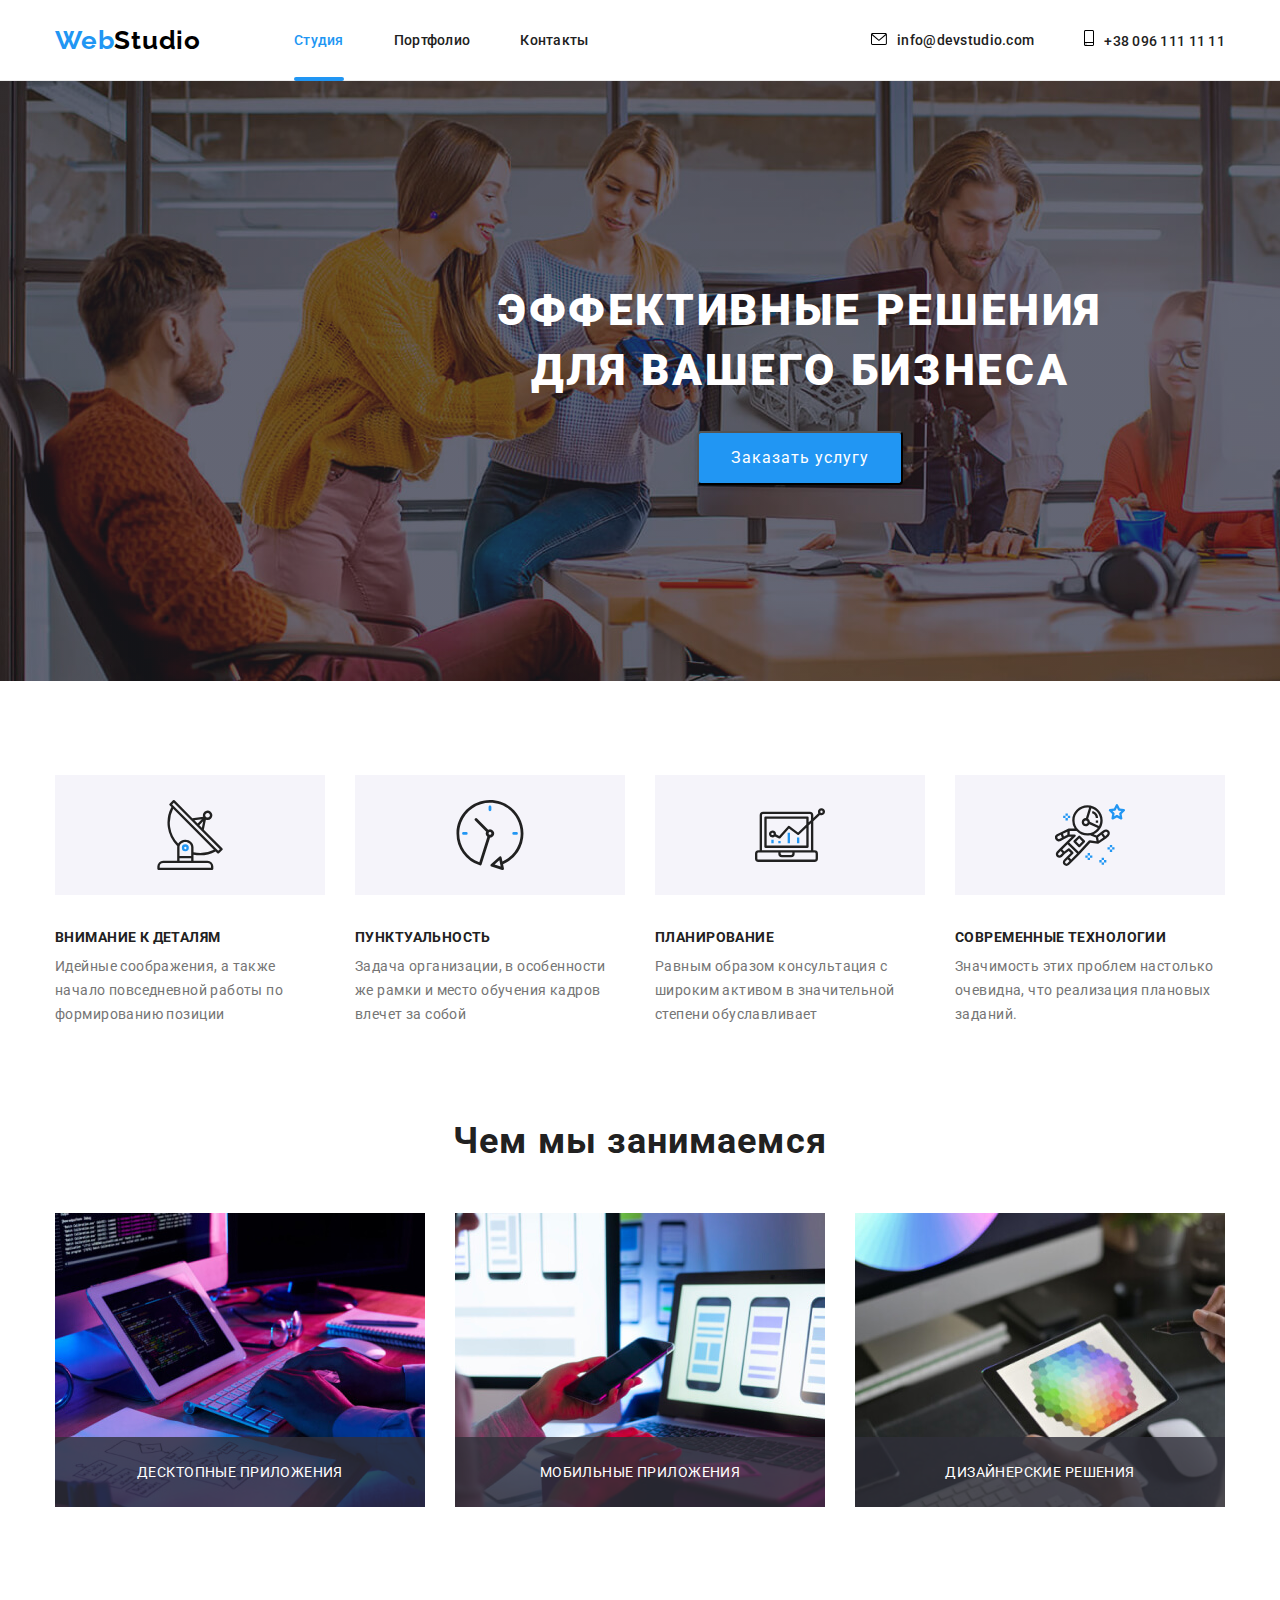
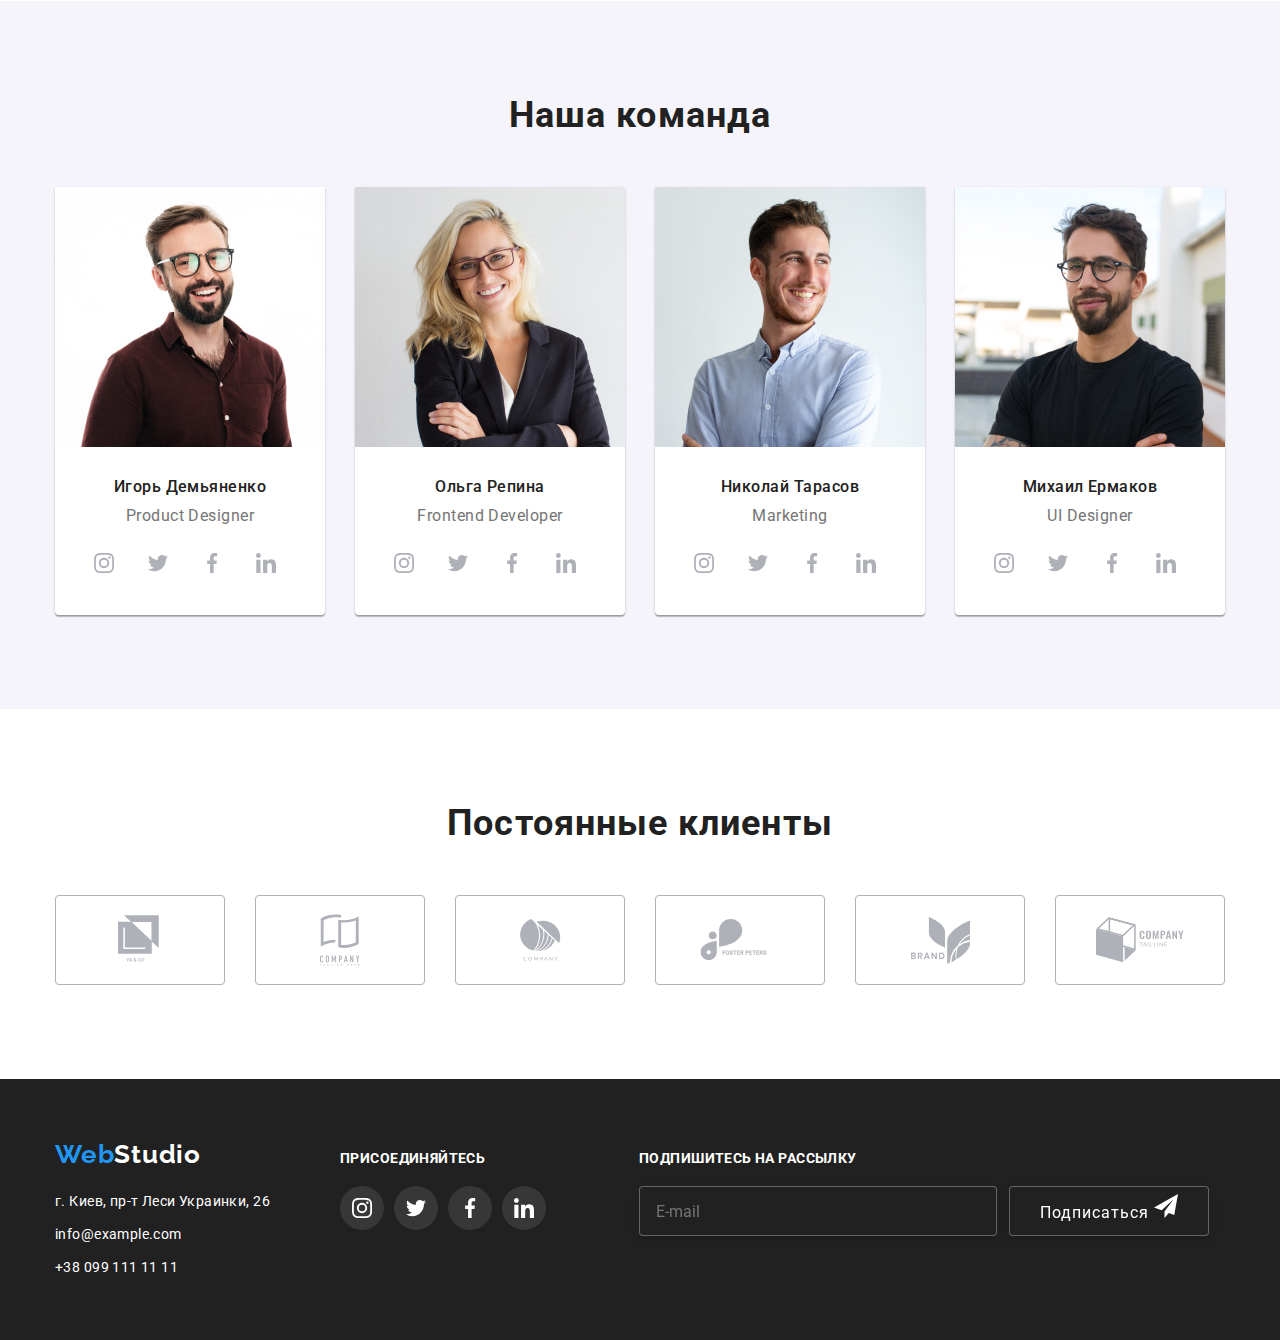
<file: index.html>
<!DOCTYPE html>
<html lang="ru">
  <head>
    <meta charset="UTF-8" />
    <meta name="viewport" content="width=device-width, initial-scale=1.0" />
    <title>Вебстудия</title>
    <link
      rel="stylesheet"
      href="https://cdnjs.cloudflare.com/ajax/libs/modern-normalize/1.0.0/modern-normalize.css"
    />

    <link
      href="https://fonts.googleapis.com/css2?family=Raleway:wght@700&family=Roboto:wght@400;500;700;900&display=swap"
      rel="stylesheet"
    />
    <link rel="stylesheet" href="./css/main.min.css" />
  </head>
  <body>
    <!--HEADER-->
    <header class="header">
      <div class="container">
        <nav class="navigation">
          <a class="logo link" href="./index.html" aria-label="логотип вебстудии">Web<span class="logo-right-side">Studio</span>
           </a>
          <ul class="navigation-list list">
            <li class="navigation-list-item">
              <a class="navigation-list-link link current" href="./index.html">Студия
              </a>
            </li>
            <li class="navigation-list-item">
              <a class="navigation-list-link link" href="./portfolio.html"
                >Портфолио</a
              >
            </li>
            <li class="navigation-list-item">
              <a class="navigation-list-link link" href="">Контакты</a>
            </li>
          </ul>
        </nav>
        <address class="address">
          <ul class="address-list link list">
            <li class="adress-list-item">
            <a class="email-link link" href="mailto:info@devstudio.com">
             <svg class="email-link-svg" width="16" height="12" > 
               <use href="./images/sprite.svg#icon-envelope-hover"></use>
              
             </svg>info@devstudio.com
           
            </a>
            </li>
            <li class="adress-list-item">
              <a class="tel-link link" href="tel:+380961111111">
                <svg class="tel-link-svg" width="10" height="16">
                  <use href="./images/sprite.svg#icon-smartphone"></use>
                </svg>+38 096 111 11 11
              </a>
            </li>
          </ul>
        </address>
      </div>
    </header>
    <main>
      <!--HERO-->
      <section class="hero">
        <div class="container">
          <h1 class="hero-title">
            Эффективные решения </br>
            для вашего бизнеса
          </h1>
          <button class="modal-btn" type="button" data-modal-open>Заказать услугу</button>
        </div>
      </section>
      <!--ABOUT US-->
      <section class="about-us">
        <div class="container">
          <ul class="about-us-list list">
          <li class="about-us-list-item">
            <svg class="about-us-item-svg" width="270" height="120">
              <use href="./images/sprite.svg#icon-antenna"></use>
            </svg>
            <p class="about-us-discription">Внимание к деталям</p>
            <p class="about-us-details">
              Идейные соображения, а также начало повседневной работы по
              формированию позиции
            </p>
          </li>
          <li class="about-us-list-item">
            <svg class="about-us-item-svg" width="270" height="120">
              <use href="./images/sprite.svg#icon-clock"></use>
            </svg>
            <p class="about-us-discription">Пунктуальность</p>
            <p class="about-us-details">
              Задача организации, в особенности же рамки и место обучения кадров
              влечет за собой
            </p>
          </li>
          <li class="about-us-list-item">
            <svg class="about-us-item-svg" width="270" height="120">
              <use href="./images/sprite.svg#icon-diagram"></use>
            </svg>
            <p class="about-us-discription">Планирование</p>
            <p class="about-us-details">
              Равным образом консультация с широким активом в значительной
              степени обуславливает
            </p>
          </li>
          <li class="about-us-list-item">
            <svg class="about-us-item-svg" width="270" height="120">
              <use href="./images/sprite.svg#icon-astronaut"></use>
            </svg>
            <p class="about-us-discription">Современные технологии</p>
            <p class="about-us-details">
              Значимость этих проблем настолько очевидна, что реализация
              плановых заданий.
            </p>
          </li>
        </ul>
        </div>
      </section>
      <!-- Services -->
      <section class="services">
       <div class="container">
        <h2 class="about-us-actions">Чем мы занимаемся</h2>
          
        <ul class="services-list link list">
            <li>
              <div class="thumb">
              <img src="./images/aboutus/img.jpg" alt="руки на клавиатуре" />
              <p class="label">Десктопные приложения</p>
              </div>
            </li>
            
            <li>
              <div class="thumb">
              <img src="./images/aboutus/img-1.jpg" alt="телефон в руке" />
            <p class="label">Мобильные приложения</p>
            </div>
            </li>
            <li>
              <div class="thumb">
              <img src="./images/aboutus/img-2.jpg" alt="планшет" />
             <p class="label">Дизайнерские решения</p>
            </div>
            </li>
           </ul>
         
      </div>
       
      </section>
      <!--TEAM-->
      <section class="team">
        <div class="container"> 
          <h2 class="our-team">Наша команда</h2>
        <ul class="team-list link list">
          <li class="team-list-item">
            <img class="team-img" src="./images/team/img1.jpg" alt="Игорь Демьяненко" />
          <div class="team-img-discription">
              <p class="team-name">Игорь Демьяненко</p>
              <p class="team-profession">Product Designer</p>
              <ul class="team-social-list list">
                <li class="team-social-item">
                  <a class="team-social-list-link" href="">
                    <svg class="team-social-list-svg">
                      <use href="./images/sprite.svg#icon-instagram"></use>
                    </svg>
                  </a>

                </li>
                <li class="team-social-item">
                  <a class="team-social-list-link" href="">
                    <svg class="team-social-list-svg">
                      <use href="./images/sprite.svg#icon-twitter-1"></use>
                    </svg>
                  </a>

                </li>
                <li class="team-social-item">
                  <a class="team-social-list-link" href="">
                    <svg class="team-social-list-svg">
                      <use href="./images/sprite.svg#icon-facebook"></use>
                    </svg>
                  </a>
                </li>
                <li class="team-social-item">
                  <a class="team-social-list-link" href="">
                    <svg class="team-social-list-svg">
                      <use href="./images/sprite.svg#icon-linkedin"></use>
                    </svg>
                  </a>
                </li>
              </ul>
          </div>
          </li>
          <li class="team-list-item">
            <img class="team-img" src="./images/team/img2.jpg" alt="Ольга Репина" />
            <div class="team-img-discription">
              <p class="team-name">Ольга Репина</p>
              <p class="team-profession">Frontend Developer</p>
              <ul class="team-social-list list">
                <li class="team-social-item">
                  <a class="team-social-list-link" href="">
                    <svg class="team-social-list-svg">
                      <use href="./images/sprite.svg#icon-instagram"></use>
                    </svg>
                  </a>
              
                </li>
                <li class="team-social-item">
                  <a class="team-social-list-link" href="">
                    <svg class="team-social-list-svg">
                      <use href="./images/sprite.svg#icon-twitter-1"></use>
                    </svg>
                  </a>
              
                </li>
                <li class="team-social-item">
                  <a class="team-social-list-link" href="">
                    <svg class="team-social-list-svg">
                      <use href="./images/sprite.svg#icon-facebook"></use>
                    </svg>
                  </a>
                </li>
                <li class="team-social-item">
                  <a class="team-social-list-link" href="">
                    <svg class="team-social-list-svg">
                      <use href="./images/sprite.svg#icon-linkedin"></use>
                    </svg>
                  </a>
                </li>
              </ul>
            </div>
          </li>
          <li class="team-list-item">
            <img class="team-img" src="./images/team/img3.jpg" alt="Николай Тарасов" />
             <div class="team-img-discription">
                  <p class="team-name">Николай Тарасов</p>
                  <p class="team-profession">Marketing</p>
                  <ul class="team-social-list list">
                    <li class="team-social-item">
                      <a class="team-social-list-link" href="">
                        <svg class="team-social-list-svg">
                          <use href="./images/sprite.svg#icon-instagram"></use>
                        </svg>
                      </a>
                  
                    </li>
                    <li class="team-social-item">
                      <a class="team-social-list-link" href="">
                        <svg class="team-social-list-svg">
                          <use href="./images/sprite.svg#icon-twitter-1"></use>
                        </svg>
                      </a>
                  
                    </li>
                    <li class="team-social-item">
                      <a class="team-social-list-link" href="">
                        <svg class="team-social-list-svg">
                          <use href="./images/sprite.svg#icon-facebook"></use>
                        </svg>
                      </a>
                    </li>
                    <li class="team-social-item">
                      <a class="team-social-list-link" href="">
                        <svg class="team-social-list-svg">
                          <use href="./images/sprite.svg#icon-linkedin"></use>
                        </svg>
                      </a>
                    </li>
                  </ul>
             </div>
          </li>
          <li class="team-list-item">
            <img class="team-img" src="./images/team/img4.jpg" alt="Михаил Ермаков" />
           <div class="team-img-discription">
              <p class="team-name">Михаил Ермаков</p>
              <p class="team-profession">UI Designer</p>
              <ul class="team-social-list list">
                <li class="team-social-item">
                  <a class="team-social-list-link" href="">
                    <svg class="team-social-list-svg">
                      <use href="./images/sprite.svg#icon-instagram"></use>
                    </svg>
                  </a>
              
                </li>
                <li class="team-social-item">
                  <a class="team-social-list-link" href="">
                    <svg class="team-social-list-svg">
                      <use href="./images/sprite.svg#icon-twitter-1"></use>
                    </svg>
                  </a>
              </li>
                <li class="team-social-item">
                  <a class="team-social-list-link" href="">
                    <svg class="team-social-list-svg">
                      <use href="./images/sprite.svg#icon-facebook"></use>
                    </svg>
                  </a>
                </li>
                <li class="team-social-item">
                  <a class="team-social-list-link" href="">
                    <svg class="team-social-list-svg">
                      <use href="./images/sprite.svg#icon-linkedin"></use>
                    </svg>
                  </a>
                </li>
              </ul>
           </div>
          </li>
        </ul>
      </div>
      </section>
      <!-- Clients -->
      <section class="clients">
        <div class="container">
          <h2 class="our-clients">Постоянные клиенты</h2>
           <ul class="clients-list list">
             <li class="clients-list-item">
              <a class="clients-logo-link" href="">
                  <svg class="clients-logo-svg" width="45" height="50">
                    <use href="./images/sprite.svg#icon-logo-1"></use>
                  </svg>
              </a>
             </li>
             <li class="clients-list-item">
               <a class="clients-logo-link" href="">
                  <svg class="clients-logo-svg" width="40" height="52">
                    <use href="./images/sprite.svg#icon-logo-2"></use>
                  </svg>
               </a>
             </li>
             <li class="clients-list-item">
               <a class="clients-logo-link" href="">
                  <svg class="clients-logo-svg" width="41" height="42">
                    <use href="./images/sprite.svg#icon-logo-3"></use>
                  </svg>
               </a>
             </li>
             <li class="clients-list-item">
               <a class="clients-logo-link" href="">
                  <svg class="clients-logo-svg" width="80" height="42">
                    <use href="./images/sprite.svg#icon-logo-4"></use>
                  </svg>
               </a>
             </li>
             <li class="clients-list-item">
               <a class="clients-logo-link" href="">
                  <svg class="clients-logo-svg" width="59" height="47">
                    <use href="./images/sprite.svg#icon-logo-5"-></use>
                  </svg>
               </a>
             </li>
             <li class="clients-list-item">
               <a class="clients-logo-link" href="">
                  <svg class="clients-logo-svg" width="88" height="46">
                    <use href="./images/sprite.svg#icon-logo-6"></use>
                  </svg>
               </a>
             </li>
           </ul>
        </div>
      </section>
    </main>

    <!-- Footer -->
    <footer class="footer">
      <div class="container">
        <div class="footer-container">
        <a class="footer-logo link" href="./index.html" aria-label="логотип вебстудии">Web<span
            class="logo-right-side-footer">Studio</span>
        </a>
        <address>
          <ul class="footer-list link list">
            <li class="city-adress link">г. Киев, пр-т Леси Украинки, 26</li>
            <li class="footer-email">
              <a class="footer-email-link link" href="mailto:info@example.com">info@example.com</a>
            </li>
            <li class="footer-tel">
              <a class="footer-tel-link link" href="tel:+380991111111">+38 099 111 11 11</a>
            </li>
          </ul>
        </address>
        </div>
      <div class="footer-social-links">
        <p class="footer-links-text">присоединяйтесь</p>
        <ul class="footer-social-list list">
          <li class="footer-social-links-item">
            <a class="footer-links link" href="">
              <svg class="footer-links-svg" width="20" height="20">
                <use href="./images/sprite.svg#icon-instagram"></use>
              </svg>
            </a>
          </li>
          <li class="footer-social-links-item">
            <a class="footer-links link" href="">
              <svg class="footer-links-svg" width="20" height="20">
                <use href="./images/sprite.svg#icon-twitter-1"></use>
              </svg>
            </a>
          </li>
          <li class="footer-social-links-item">
            <a class="footer-links link" href="">
              <svg class="footer-links-svg" width="20" height="20">
                <use href="./images/sprite.svg#icon-facebook"></use>
              </svg>
            </a>
          </li>
          <li class="footer-social-links-item">
              <a class="footer-links link" href="">
                <svg class="footer-links-svg" width="20" height="20">
                  <use href="./images/sprite.svg#icon-linkedin"></use>
                </svg>
              </a>
          </li>
        </ul>
      </div>
      <div class="footer-subsribe-form">
        <h2 class="subsribe-text">Подпишитесь на рассылку</h2>
        <form class="footer-form">
          <label for="mail" class="footer-form-label"></label>
          <input type="mail" class="footer-input" placeholder="E-mail" id="mail" />
          <button type="submit" class="footer-submit-btn">Подписаться
            <svg class="footer-submit-btn-svg" width="" height="">
                <use href="./images/sprite.svg#icon-icon-send"></use>
              </svg>
            
            </button>
          </form>
      </div>
      </div>
    </footer>
    <div class="backdrop is-hidden" data-modal>
      <div class="modal">
        <button type="button" class="close-btn" data-modal-close>
          <svg class="close-btn-svg" width="" height="">
            <use href="./images/sprite.svg#icon-close-btn"></use>
          </svg>
        </button>
        <form action="#" class="modal-form">
          <h2 class="modal-form-text">Оставьте свои данные, мы вам перезвоним</h2>
          <label class="modal-form-field">
            <span class="modal-form-description">Имя</span>
            <span class="modal-form-field-wrapper">
                <input type="text" name="user-name" class="modal-form-input" required>
                <svg class="modal-form-svg-icon" width="18" height="18">
                  <use href="./images/sprite.svg#icon-name"></use>
                </svg>
            </span>
         
          </label>
          <label class="modal-form-field">
            <span class="modal-form-description">Телефон</span>
            <span class="modal-form-field-wrapper">
          <input type="tel" name="user-phone" class="modal-form-input" required>
          <svg class="modal-form-svg-icon" width="18" height="18">
            <use href="./images/sprite.svg#icon-phone"></use>
          </svg>
          </span>
          </label>
          <label class="modal-form-field">
            <span class="modal-form-description">Почта</span>
            <span class="modal-form-field-wrapper">
          <input type="email" name="user-email" class="modal-form-input" required>
          <svg class="modal-form-svg-icon" width="18" height="18">
            <use href="./images/sprite.svg#icon-email"></use>
          </svg>
        </span>
          </label>
          <span class="user-message-description">Комментарий</span>
          <textarea name="user-message" class="modal-form-message" placeholder="Введите текст" ></textarea>
          <input type="checkbox" name="user-polisy" value="accept-polisy" id="check-polisy" class="modal-form-policy visually-hidden">
          <label for="check-polisy" class="modal-form-polisy-label">Соглашаюсь с рассылкой и принимаю <a href="#">Условия договора</a></label>
          <button type="submit" class="modal-form-btn">Отправить</button>
        </form>
      </div>
    </div>
    <script src="./js/modal.js"></script>
  </body>
</html>
</file>
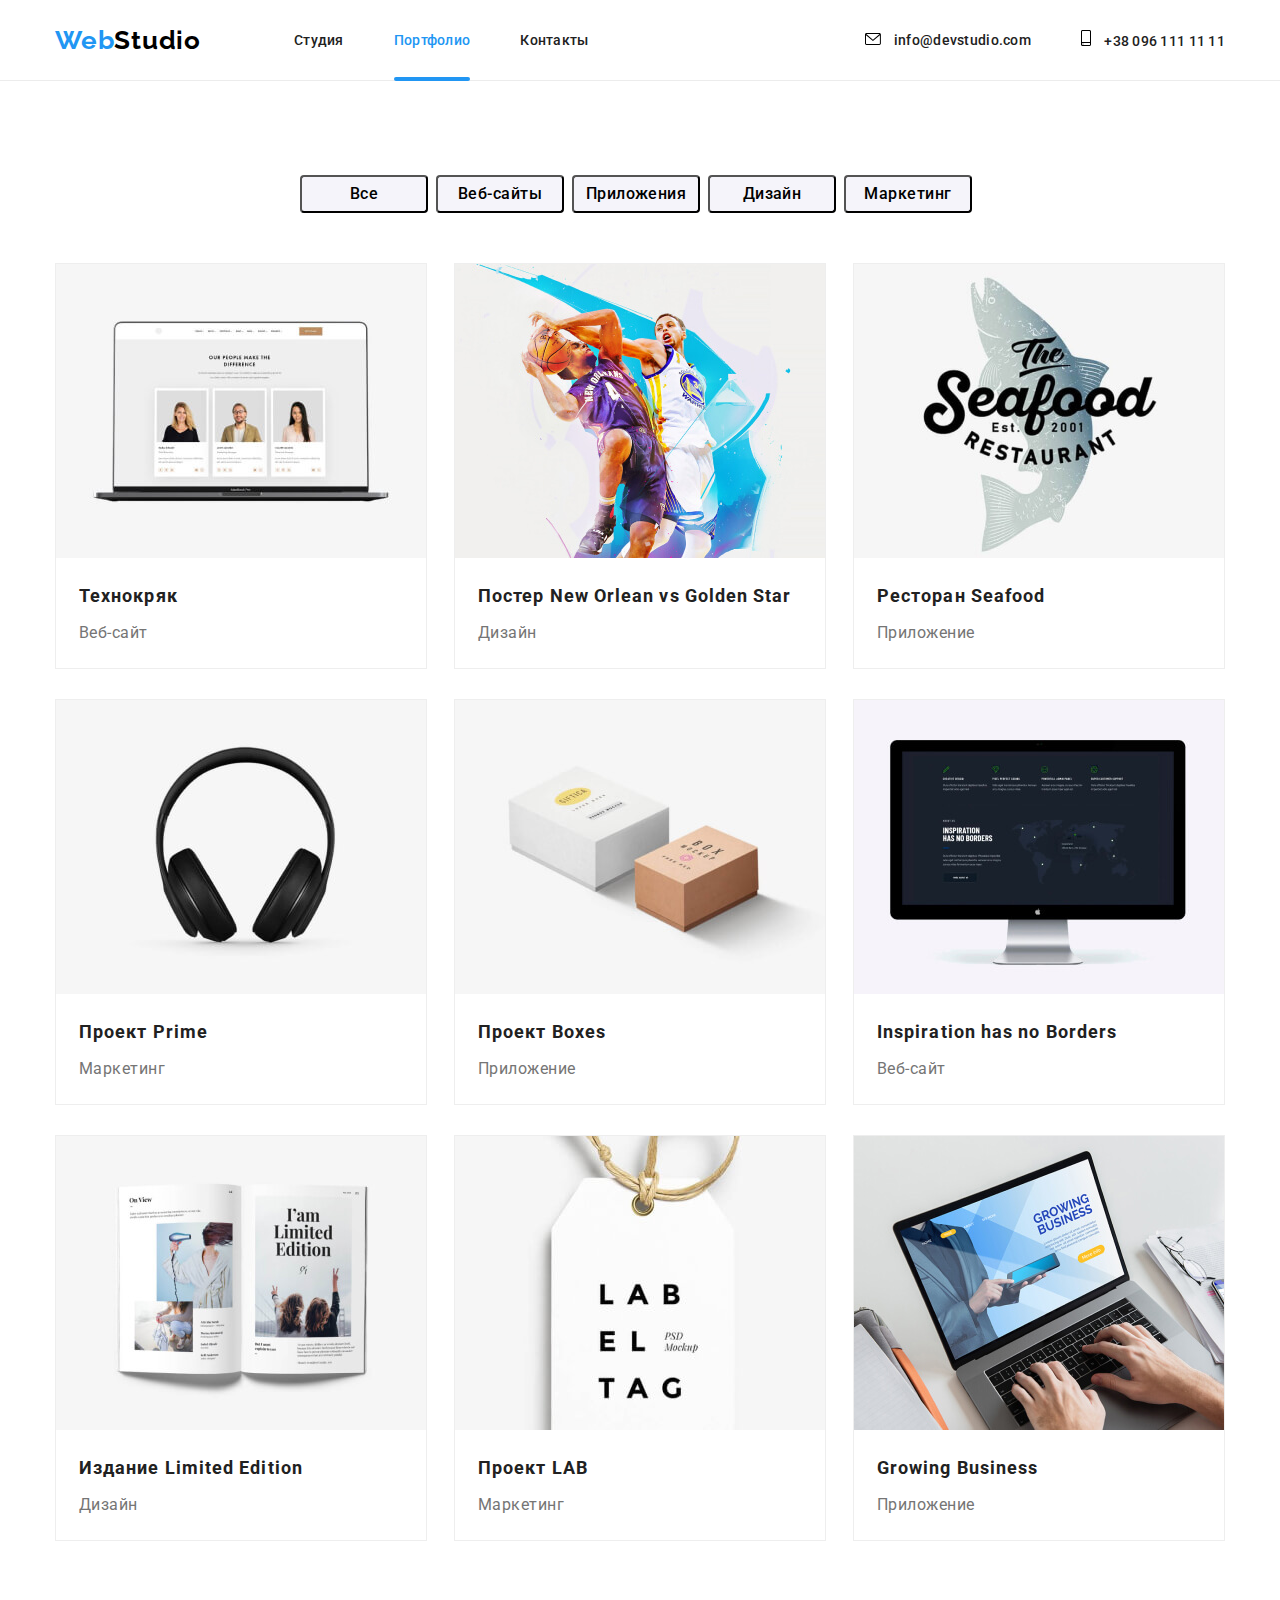
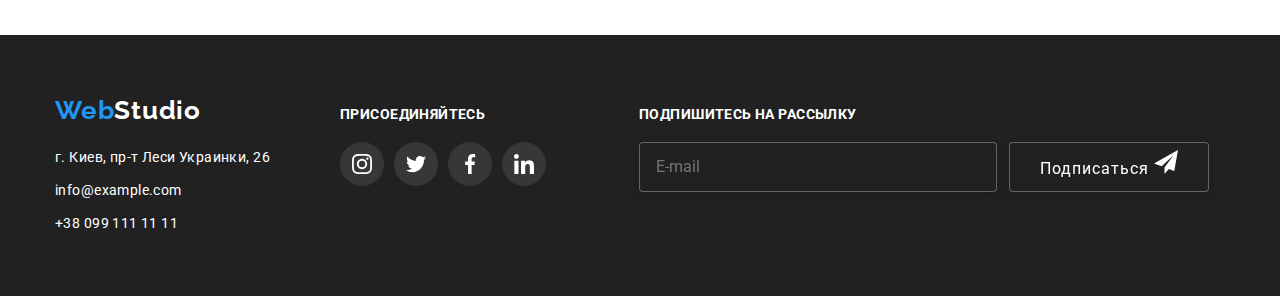
<file: portfolio.html>
<!DOCTYPE html>
<html lang="ru">
  <head>
    <meta charset="UTF-8" />
    <meta name="viewport" content="width=device-width, initial-scale=1.0" />
    <title>Портфолио</title>
    <link
      rel="stylesheet"
      href="https://cdnjs.cloudflare.com/ajax/libs/modern-normalize/1.0.0/modern-normalize.css"
    />
    <link
      href="https://fonts.googleapis.com/css2?family=Raleway:wght@700&family=Roboto:wght@400;500;700;900&display=swap"
      rel="stylesheet"
    />
    <link rel="stylesheet" href="./css/portfolio.min.css" />
  </head>
  <body>
    <!--HEADER-->
    <header class="header">
      <div class="container">
        <nav class="navigation">
          <a
            class="logo link"
            href="./index.html"
            aria-label="логотип вебстудии"
            >Web<span class="logo-right-side">Studio</span>
          </a>
          <ul class="navigation-list list">
            <li class="navigation-list-item">
              <a class="navigation-list-link link" href="./index.html"
                >Студия</a
              >
            </li>
            <li class="navigation-list-item">
              <a
                class="navigation-list-link link current"
                href="./portfolio.html"
                >Портфолио</a
              >
            </li>
            <li class="navigation-list-item">
              <a class="navigation-list-link link" href="">Контакты</a>
            </li>
          </ul>
        </nav>
        <address class="address">
          <ul class="address-list link list">
            <li class="adress-list-item">
              <a class="email-link link" href="mailto:info@devstudio.com">
                <svg class="email-link-svg" width="16" height="12">
                  <use href="./images/sprite.svg#icon-envelope-hover"></use>
                </svg>
                info@devstudio.com
              </a>
            </li>
            <li class="adress-list-item">
              <a class="tel-link link" href="tel:+380961111111">
                <svg class="tel-link-svg" width="10" height="16">
                  <use href="./images/sprite.svg#icon-smartphone"></use>
                </svg>
                +38 096 111 11 11
              </a>
            </li>
          </ul>
        </address>
      </div>
    </header>
    <main>
      <!--Hero-->
      <section class="portfolio-hero">
        <div class="container">
          <!--Buttons-->
          <ul class="buttons-list list">
            <li class="buttons-list-item">
              <button class="modal-btn-portfolio" type="button">Все</button>
            </li>
            <li class="buttons-list-item">
              <button class="modal-btn-portfolio" type="button">
                Веб-сайты
              </button>
            </li>
            <li class="buttons-list-item">
              <button class="modal-btn-portfolio" type="button">
                Приложения
              </button>
            </li>
            <li class="buttons-list-item">
              <button class="modal-btn-portfolio" type="button">Дизайн</button>
            </li>
            <li class="buttons-list-item">
              <button class="modal-btn-portfolio" type="button">
                Маркетинг
              </button>
            </li>
          </ul>
          <ul class="portfolio-item list">
            <li class="portfolio-discription-list">
              <div class="overlay">
                <img src="./images/portfolio/img1.jpg" alt="технокряк" />
                <p class="overlay-description">Технокряк это современная площадка распространения коронавируса.
                  Компании используют эту платформу для цифрового
                  шпионажа и атак на защищённые сервера конкурентов.</p>
              </div>
              <div class="portfolio-card-discription">
                <p class="discription-name">Технокряк</p>
                <p class="discription-direction">Веб-сайт</p>
              </div>
             
            </li>
            <li class="portfolio-discription-list">
              <div class="overlay">
              <img src="./images/portfolio/img2.jpg" alt="постер" />
              <p class="overlay-description">dreams come true</p>
              </div>
              <div class="portfolio-card-discription">
                <p class="discription-name">Постер New Orlean vs Golden Star</p>
                <p class="discription-direction">Дизайн</p>
              </div>
            </li>
            <li class="portfolio-discription-list">
              <div class="overlay">
              <img src="./images/portfolio/img3.jpg" alt="логотип ресторана" />
              <p class="overlay-description">dreams come true</p>
              </div>
              <div class="portfolio-card-discription">
                <p class="discription-name">Ресторан Seafood</p>
                <p class="discription-direction">Приложение</p>
              </div>
            </li>
            <li class="portfolio-discription-list">
              <div class="overlay">
              <img src="./images/portfolio/img4.jpg" alt="наушники" />
              <p class="overlay-description">dreams come true</p>
              </div>
              <div class="portfolio-card-discription">
                <p class="discription-name">Проект Prime</p>
                <p class="discription-direction">Маркетинг</p>
              </div>
            </li>
            <li class="portfolio-discription-list">
              <div class="overlay">
              <img src="./images/portfolio/img5.jpg" alt="коробки" />
              <p class="overlay-description">dreams come true</p>
              </div>
              <div class="portfolio-card-discription">
                <p class="discription-name">Проект Boxes</p>
                <p class="discription-direction">Приложение</p>
              </div>
            </li>
            <li class="portfolio-discription-list">
              <div class="overlay">
              <img src="./images/portfolio/img6.jpg" alt="монитор" />
              <p class="overlay-description">dreams come true</p>
              </div>
              <div class="portfolio-card-discription">
                <p class="discription-name">Inspiration has no Borders</p>
                <p class="discription-direction">Веб-сайт</p>
              </div>
            </li>
            <li class="portfolio-discription-list">
              <div class="overlay">
              <img src="./images/portfolio/img7.jpg" alt="книга" />
              <p class="overlay-description">dreams come true</p>
              </div>
              <div class="portfolio-card-discription">
                <p class="discription-name">Издание Limited Edition</p>
                <p class="discription-direction">Дизайн</p>
              </div>
            </li>
            <li class="portfolio-discription-list">
              <div class="overlay">
              <img src="./images/portfolio/img8.jpg" alt="бирка с надписью" />
              <p class="overlay-description">dreams come true</p>
              </div>
              <div class="portfolio-card-discription">
                <p class="discription-name">Проект LAB</p>
                <p class="discription-direction">Маркетинг</p>
              </div>
            </li>
            <li class="portfolio-discription-list">
              <div class="overlay">
              <img src="./images/portfolio/img9.jpg" alt="руки на клавиатуре" />
              <p class="overlay-description">dreams come true</p>
              </div>
              <div class="portfolio-card-discription">
                <p class="discription-name">Growing Business</p>
                <p class="discription-direction">Приложение</p>
              </div>
            </li>
          </ul>
        </div>
      </section>
    </main>
    <!--Footer-->
    <footer class="footer">
      <div class="container">
        <div class="footer-container">
          <a
            class="footer-logo link"
            href="./index.html"
            aria-label="логотип вебстудии"
            >Web<span class="logo-right-side-footer">Studio</span>
          </a>
          <address>
            <ul class="footer-list link list">
              <li class="city-adress link">г. Киев, пр-т Леси Украинки, 26</li>
              <li class="footer-email">
                <a class="footer-email-link link" href="mailto:info@example.com"
                  >info@example.com</a
                >
              </li>
              <li class="footer-tel">
                <a class="footer-tel-link link" href="tel:+380991111111"
                  >+38 099 111 11 11</a
                >
              </li>
            </ul>
          </address>
        </div>
        <div class="footer-social-links">
          <p class="footer-links-text">присоединяйтесь</p>
          <ul class="footer-social-list list">
            <li class="footer-social-links-item">
              <a class="footer-links link" href="">
                <svg class="footer-links-svg" width="20" height="20">
                  <use href="./images/sprite.svg#icon-instagram"></use>
                </svg>
              </a>
            </li>
            <li class="footer-social-links-item">
              <a class="footer-links link" href="">
                <svg class="footer-links-svg" width="20" height="20">
                  <use href="./images/sprite.svg#icon-twitter-1"></use>
                </svg>
              </a>
            </li>
            <li class="footer-social-links-item">
              <a class="footer-links link" href="">
                <svg class="footer-links-svg" width="20" height="20">
                  <use href="./images/sprite.svg#icon-facebook"></use>
                </svg>
              </a>
            </li>
            <li class="footer-social-links-item">
              <a class="footer-links link" href="">
                <svg class="footer-links-svg" width="20" height="20">
                  <use href="./images/sprite.svg#icon-linkedin"></use>
                </svg>
              </a>
            </li>
          </ul>
        </div>
        <div class="footer-subsribe-form">
          <h2 class="subsribe-text">Подпишитесь на рассылку</h2>
          <form class="footer-form">
            <label for="mail" class="footer-form-label"></label>
            <input type="mail" class="footer-input" placeholder="E-mail" id="mail" />
            <button type="submit" class="footer-submit-btn">Подписаться
              <svg class="footer-submit-btn-svg" width="" height="">
                <use href="./images/sprite.svg#icon-icon-send"></use>
              </svg>
        </button>
          </form>
        </div>
      </div>
    </footer>
  </body>
</html>
</file>
<file: css/main.min.css>
*,*::before,*::after{margin:0;padding:0}body{font-family:'Roboto', sans-serif;font-style:normal}.list{list-style:none}.link{text-decoration:none}address{font-style:normal}img{display:block}.navigation-list-link:hover,.navigation-list-link:focus{color:#2196f3}.email-link:hover,.email-link:focus{color:#2196f3}.tel-link:hover,.tel-link:focus{color:#2196f3}.footer-email-link:hover,.footer-email-link:focus{color:#2196f3}.footer-tel-link:hover,.footer-tel-link:focus{color:#2196f3}.visually-hidden{position:absolute !important;clip:rect(1px 1px 1px 1px);clip:rect(1px, 1px, 1px, 1px);padding:0 !important;border:0 !important;height:1px !important;width:1px !important;overflow:hidden}.container{width:1200px;padding:0 15px;margin:0 auto}.header .container{display:flex;align-self:center}.logo{font-family:Raleway;font-weight:bold;font-size:26px;line-height:1.192;letter-spacing:0.03em;color:#2196f3;margin-right:93px}.logo-right-side{color:black}.logo-right-side-footer{color:#ffffff}.navigation-list{display:flex}.navigation-list-link{display:inline-block;padding:32px 0px;font-weight:500;font-size:14px;line-height:1.142;letter-spacing:0.02em;color:#212121}.current{color:#2196f3}.current{position:relative;color:#2196f3}.current::after{position:absolute;left:0;bottom:-1px;display:inline-block;width:100%;height:4px;content:'';background-color:#2196f3;border-radius:2px}.email-link{font-weight:500;font-size:14px;line-height:1.142;letter-spacing:0.02em;color:#212121;transition-property:all;transition-duration:250ms;transition-timing-function:cubic-bezier(0.4, 0, 0.2, 1)}.email-link:hover .email-link-svg{fill:#2196f3}.email-link-svg{margin-right:10px;transition-property:all;transition-duration:250ms;transition-timing-function:cubic-bezier(0.4, 0, 0.2, 1)}.tel-link{font-weight:500;font-size:14px;line-height:1.333;letter-spacing:0.02em;color:#212121;transition-property:all;transition-duration:250ms;transition-timing-function:cubic-bezier(0.4, 0, 0.2, 1)}.tel-link:hover .tel-link-svg{fill:#2196f3}.tel-link-svg{margin-right:10px;transition-property:all;transition-duration:250ms;transition-timing-function:cubic-bezier(0.4, 0, 0.2, 1)}.header{border-bottom:1px solid #ececec}.navigation{display:flex;align-items:center}.address-list{display:flex;align-items:center}.adress-list-item:not(:last-child){margin-right:50px}.header .address{display:inline-flex;margin-left:auto}.navigation-list-item:not(:last-child){margin-right:50px}.hero .container{width:1600px;height:600px;background-color:#212121;text-align:center;background-image:linear-gradient(rgba(47,48,58,0.4), rgba(47,48,58,0.4)),url(../images/hero/bgi.jpg);background-repeat:no-repeat}.hero-title{font-weight:900;font-size:44px;line-height:1.363;text-align:center;letter-spacing:0.06em;text-transform:uppercase;color:#ffffff;margin-bottom:30px;padding-top:200px}.modal-btn{display:inline-block;font-size:16px;line-height:1.875;padding:10px 32px;border-radius:4px;min-width:136px;letter-spacing:0.06em;background:#2196f3;box-shadow:0px 4px 4px rgba(0,0,0,0.15);color:#ffffff}.modal-btn:hover,.modal-btn:focus{background:#188ce8;box-shadow:0px 4px 4px rgba(0,0,0,0.15)}.about-us{padding:94px 0px}.about-us-list{display:flex}.about-us-list-item{width:270px}.about-us-list-item:not(:last-child){margin-right:30px}.about-us-discription{font-weight:bold;font-size:14px;line-height:1.142;letter-spacing:0.03em;text-transform:uppercase;color:#212121;margin-bottom:10px}.about-us-details{font-weight:normal;font-size:14px;line-height:1.714;letter-spacing:0.03em;color:#757575}.about-us-item-svg{padding:25px 100px;margin-bottom:30px;background:#f5f4fa}.services{padding-bottom:94px}.services-list{display:flex;justify-content:space-between}.about-us-actions,.our-team{font-weight:bold;font-size:36px;line-height:1.166;text-align:center;letter-spacing:0.03em;margin-bottom:50px;color:#212121}.thumb{position:relative}.thumb>.label{position:absolute;width:370px;height:70px;top:224px}.label{font-size:14px;line-height:1.142;text-align:center;letter-spacing:0.03em;text-transform:uppercase;padding-top:27px;color:#ffffff;background:rgba(47,48,58,0.8)}.team{padding-top:94px;padding-bottom:94px;background-color:#f5f4fa}.team-list{display:flex;justify-content:space-between}.team-list-item{display:flex;flex-direction:column;padding-bottom:30px;background:#ffffff;box-shadow:0px 1px 3px rgba(0,0,0,0.12),0px 1px 1px rgba(0,0,0,0.14),0px 2px 1px rgba(0,0,0,0.2);border-radius:0px 0px 4px 4px}.team-img{margin-bottom:30px}.team-img-discription{text-align:center}.team-name{font-weight:500;font-size:16px;line-height:1.187;text-align:center;letter-spacing:0.03em;color:#212121;margin-bottom:10px}.team-profession{padding-bottom:16px;font-size:16px;line-height:1.187;letter-spacing:0.03em;color:#757575}.team-social-list-link{display:flex;align-items:center;justify-content:center;width:44px;height:44px;border-radius:50%;transition-property:all;transition-duration:250ms;transition-timing-function:cubic-bezier(0.4, 0, 0.2, 1)}.team-social-list-svg{width:20px;height:20px;fill:#afb1b8;transition-property:all;transition-duration:250ms;transition-timing-function:cubic-bezier(0.4, 0, 0.2, 1)}.team-social-list{display:flex;justify-content:center}.team-social-item{margin-right:10px}.team-social-list-link:hover .team-social-list-svg{background-color:#2196f3;fill:#ffffff}.team-social-list-link:hover{color:#ffffff;background-color:#2196f3}.footer{padding-top:60px;padding-bottom:60px;background-color:#212121}.footer .container{display:flex;align-items:baseline}.footer-logo{display:inline-block;margin-bottom:20px;font-family:Raleway;font-weight:bold;font-size:26px;line-height:1.192;letter-spacing:0.03em;color:#2196f3}.footer-list{padding-right:70px;font-size:14px;line-height:1.714;letter-spacing:0.03em}.footer-email{margin-bottom:9px}.city-adress{margin-bottom:9px;color:#fff}.footer-email-link{color:#fff;transition-property:all;transition-duration:250ms;transition-timing-function:cubic-bezier(0.4, 0, 0.2, 1)}.footer-tel-link{color:#fff;transition-property:all;transition-duration:250ms;transition-timing-function:cubic-bezier(0.4, 0, 0.2, 1)}.footer-social-list{display:flex;align-items:center;justify-content:center;border-radius:50%}.footer-links:hover,.footer-links:focus{background-color:#2196f3}.footer-links:hover .footer-links-svg,.footer-links:focus .footer-links-svg{background-color:#2196f3}.footer-links{display:flex;align-items:center;justify-content:center;width:44px;height:44px;border-radius:50%;background-color:rgba(255,255,255,0.1);transition-property:all;transition-duration:250ms;transition-timing-function:cubic-bezier(0.4, 0, 0.2, 1)}.footer-links-text{margin-bottom:20px;width:146.41px;font-weight:bold;font-size:14px;line-height:16px;letter-spacing:0.03em;text-transform:uppercase;color:#ffffff}.footer-links-svg{fill:#fff;transition-property:all;transition-duration:250ms;transition-timing-function:cubic-bezier(0.4, 0, 0.2, 1)}.footer-social-links-item:not(:last-child){margin-right:10px}.footer-subsribe-form{display:inline-block;margin-left:93px}.footer-form{position:relative}.subsribe-text{width:219px;height:16px;margin-bottom:20px;font-size:14px;line-height:1.142;letter-spacing:0.03em;text-transform:uppercase;color:#ffffff}.footer-input{display:inline-block;width:358px;height:50px;padding-left:16px;border:1px solid rgba(255,255,255,0.3);box-sizing:border-box;filter:drop-shadow(0px 4px 4px rgba(0,0,0,0.15));border-radius:4px;background-color:#212121;color:rgba(255,255,255,0.6)}.footer-submit-btn{position:absolute;width:200px;height:50px;font-size:16px;line-height:1.875;margin-left:12px;letter-spacing:0.06em;color:#ffffff;border:1px solid rgba(255,255,255,0.3);box-sizing:border-box;filter:drop-shadow(0px 4px 4px rgba(0,0,0,0.15));border-radius:4px;background-color:#212121}.footer-submit-btn:hover{background-color:#2196f3;transition-property:all;transition-duration:250ms;transition-timing-function:cubic-bezier(0.4, 0, 0.2, 1);cursor:pointer}.footer-submit-btn-svg{width:24px;height:24px}.our-clients{font-weight:bold;font-size:36px;line-height:1.166;text-align:center;letter-spacing:0.03em;margin-bottom:50px;color:#212121}.clients{padding-top:94px;padding-bottom:94px}.clients-list{display:flex}.clients-logo-link{display:flex;justify-content:center;align-items:center;width:170px;height:90px;border:1px solid #afb1b8;box-sizing:border-box;border-radius:4px;color:#afb1b8;transition-property:all;transition-duration:250ms;transition-timing-function:cubic-bezier(0.4, 0, 0.2, 1)}.clients-logo-link:hover,.clients-logo-link:focus{border-color:#2196f3}.clients-logo-link:hover .clients-logo-svg,.clients-logo-link:focus .clients-logo-svg{fill:#2196f3}.clients-list-item:not(:first-child){margin-left:30px}.clients-logo-svg{fill:#afb1b8;transition-property:all;transition-duration:250ms;transition-timing-function:cubic-bezier(0.4, 0, 0.2, 1)}.backdrop{position:fixed;top:0;left:0;width:100%;height:100%;background-color:rgba(0,0,0,0.2)}.modal{position:absolute;top:50%;left:50%;transform:translate(-50%, -50%);width:528px;height:581px;background-color:#ffffff;box-shadow:0px 1px 3px rgba(0,0,0,0.12),0px 1px 1px rgba(0,0,0,0.14),0px 2px 1px rgba(0,0,0,0.2);border-radius:4px;padding:40px}.close-btn{position:absolute;top:8px;right:8px;width:30px;height:30px;border:1px solid rgba(0,0,0,0.1);background-color:#ffffff;border-radius:50%;cursor:pointer}.close-btn:hover .close-btn-svg{fill:#2196f3;transition-property:all;transition-duration:250ms;transition-timing-function:cubic-bezier(0.4, 0, 0.2, 1)}.close-btn-svg{width:18px;height:18px}.is-hidden{opacity:0;visibility:hidden;pointer-events:none}.modal-form{display:flex;flex-direction:column}.modal-form-input{display:block;width:100%;height:40px;border:1px solid rgba(33,33,33,0.2);border-radius:4px;margin-bottom:10px;padding-left:42px}.modal-form-message{height:120px;border:1px solid rgba(33,33,33,0.2);border-radius:4px;resize:none;margin-bottom:20px;padding:12px 16px}.modal-form-policy{margin-bottom:30px}.modal-form-description{font-size:12px;line-height:0.333;margin-top:4px;letter-spacing:0.01em;color:#757575}.modal-form-btn{display:flex;align-self:center;align-items:center;justify-content:center;width:200px;height:50px;font-size:16px;line-height:1.875;letter-spacing:0.06em;color:#fff;background-color:#2196f3;box-shadow:0px 4px 4px rgba(0,0,0,0.15);border-radius:4px}.modal-form-btn:hover{cursor:pointer;background:#188ce8;box-shadow:0px 4px 4px rgba(0,0,0,0.15);transition-property:all;transition-duration:250ms;transition-timing-function:cubic-bezier(0.4, 0, 0.2, 1)}.modal-form-text{font-size:20px;line-height:1.15;text-align:center;letter-spacing:0.03em;color:#212121;margin-bottom:12px}.modal-form-svg-icon{position:absolute;top:50%;left:12px;transform:translateY(-50%)}.modal-form-input:focus,.modal-form-message:focus{outline:none;border:1px solid #2196f3}.modal-form-input:hover,.modal-form-message:hover{cursor:pointer}.modal-form-input:focus+.modal-form-svg-icon{fill:#2196f3}.user-message-description{font-size:12px;line-height:0.333;margin-top:4px;letter-spacing:0.01em;color:#757575;margin-bottom:8px}.modal-form-field-wrapper{display:block;position:relative;margin-top:10px}.modal-form-polisy-label::before{display:inline-block;content:'';width:16px;height:15px;outline:0.2px solid #757575;margin-right:9px}.modal-form-polisy-label{margin-bottom:30px;font-size:14px;line-height:1.714;letter-spacing:0.03em;color:#757575}.modal-form-policy:checked+.modal-form-polisy-label::before{background-image:url(../images/modal/Vector.png);background-repeat:no-repeat;background-color:#2196f3}
/*# sourceMappingURL=main.min.css.map */
</file>
<file: css/portfolio.min.css>
*,*::before,*::after{margin:0;padding:0}body{font-family:'Roboto', sans-serif;font-style:normal}.list{list-style:none}.link{text-decoration:none}address{font-style:normal}img{display:block}.container{width:1200px;padding:0 15px;margin:0 auto}.header .container{display:flex;align-self:center}.footer .container{display:flex;align-items:baseline}.navigation-list-link:hover,.navigation-list-link:focus{color:#2196f3}.email-link:hover,.email-link:focus{color:#2196f3}.tel-link:hover,.tel-link:focus{color:#2196f3}.footer-email-link:hover,.footer-email-link:focus{color:#2196f3}.footer-tel-link:hover,.footer-tel-link:focus{color:#2196f3}.logo{font-family:Raleway;font-weight:bold;font-size:26px;line-height:1.192;letter-spacing:0.03em;color:#2196f3;margin-right:93px}.logo-right-side{color:black}.logo-right-side-footer{color:#ffffff}.navigation-list{display:flex}.navigation-list-link{display:inline-block;padding:32px 0px;font-weight:500;font-size:14px;line-height:1.142;letter-spacing:0.02em;color:#212121}.current{color:#2196f3}.current{position:relative;color:#2196f3}.current::after{position:absolute;left:0;bottom:-1px;display:inline-block;width:100%;height:4px;content:'';background-color:#2196f3;border-radius:2px}.email-link{font-weight:500;font-size:14px;line-height:1.142;letter-spacing:0.02em;color:#212121;transition-property:all;transition-duration:250ms;transition-timing-function:cubic-bezier(0.4, 0, 0.2, 1)}.email-link:hover .email-link-svg{fill:#2196f3}.email-link-svg{margin-right:10px;transition-property:all;transition-duration:250ms;transition-timing-function:cubic-bezier(0.4, 0, 0.2, 1)}.tel-link{font-weight:500;font-size:14px;line-height:1.333;letter-spacing:0.02em;color:#212121;transition-property:all;transition-duration:250ms;transition-timing-function:cubic-bezier(0.4, 0, 0.2, 1)}.tel-link:hover .tel-link-svg{fill:#2196f3}.tel-link-svg{margin-right:10px;transition-property:all;transition-duration:250ms;transition-timing-function:cubic-bezier(0.4, 0, 0.2, 1)}.header{border-bottom:1px solid #ececec}.navigation{display:flex;align-items:center}.address-list{display:flex;align-items:center}.adress-list-item:not(:last-child){margin-right:50px}.header .address{display:inline-flex;margin-left:auto}.navigation-list-item:not(:last-child){margin-right:50px}.portfolio-hero{padding-top:94px;padding-bottom:94px}.buttons-list{display:flex;justify-content:center;margin-bottom:50px}.buttons-list-item{margin-right:8px}.portfolio-discription-list:not(:nth-last-child(-n+3)){margin-bottom:30px}.portfolio-discription-list{position:relative;background:#ffffff;border:1px solid #eeeeee;box-sizing:border-box;transition-property:all;transition-duration:250ms;transition-timing-function:cubic-bezier(0.4, 0, 0.2, 1)}.portfolio-discription-list:hover{box-shadow:0px 1px 1px rgba(0,0,0,0.12),0px 4px 4px rgba(0,0,0,0.06),1px 4px 6px rgba(0,0,0,0.16)}.modal-btn-portfolio{font-weight:500;font-size:16px;line-height:1.625;text-align:center;letter-spacing:0.03em;width:128px;height:38px;background:#f5f4fa;border-radius:4px;color:var(--primary-text-color);transition-property:all;transition-duration:250ms;transition-timing-function:cubic-bezier(0.4, 0, 0.2, 1)}.modal-btn-portfolio:hover,.modal-btn-portfolio:focus{color:#ffffff;background-color:#2196f3}.portfolio-item{display:flex;justify-content:space-between;flex-wrap:wrap}.portfolio-card-discription{padding:20px 23px}.discription-name{margin-bottom:4px;width:322px;font-weight:bold;font-size:18px;line-height:2;letter-spacing:0.06em;color:#212121}.discription-direction{width:322px;font-weight:normal;font-size:16px;line-height:1.875;letter-spacing:0.03em;color:#757575}.portfolio-discription-list:hover .overlay-description{transform:translateY(0%)}.portfolio-discription-list{transition-property:all;transition-duration:250ms;transition-timing-function:cubic-bezier(0.4, 0, 0.2, 1)}.overlay{position:relative;overflow:hidden}.overlay-description{position:absolute;top:0;left:0;width:370px;height:294px;padding:63px 23px;font-size:18px;line-height:1.555;letter-spacing:0.03em;color:#ffffff;background:rgba(33,150,243,0.9);transform:translateY(100%);transition-property:all;transition-duration:250ms;transition-timing-function:cubic-bezier(0.4, 0, 0.2, 1)}.footer{padding-top:60px;padding-bottom:60px;background-color:#212121}.footer-logo{display:inline-block;margin-bottom:20px;font-family:Raleway;font-weight:bold;font-size:26px;line-height:1.192;letter-spacing:0.03em;color:#2196f3}.footer-list{padding-right:70px;font-size:14px;line-height:1.714;letter-spacing:0.03em}.footer-email{margin-bottom:9px}.city-adress{margin-bottom:9px;color:#fff}.footer-email-link{color:#fff;transition-property:all;transition-duration:250ms;transition-timing-function:cubic-bezier(0.4, 0, 0.2, 1)}.footer-tel-link{color:#fff;transition-property:all;transition-duration:250ms;transition-timing-function:cubic-bezier(0.4, 0, 0.2, 1)}.footer-social-list{display:flex;align-items:center;justify-content:center;border-radius:50%}.footer-links:hover,.footer-links:focus{background-color:#2196f3}.footer-links:hover .footer-links-svg,.footer-links:focus .footer-links-svg{background-color:#2196f3}.footer-links{display:flex;align-items:center;justify-content:center;width:44px;height:44px;border-radius:50%;background-color:rgba(255,255,255,0.1);transition-property:all;transition-duration:250ms;transition-timing-function:cubic-bezier(0.4, 0, 0.2, 1)}.footer-links-text{margin-bottom:20px;width:146.41px;font-weight:bold;font-size:14px;line-height:16px;letter-spacing:0.03em;text-transform:uppercase;color:#ffffff}.footer-links-svg{fill:#fff;transition-property:all;transition-duration:250ms;transition-timing-function:cubic-bezier(0.4, 0, 0.2, 1)}.footer-social-links-item:not(:last-child){margin-right:10px}.footer-subsribe-form{display:inline-block;margin-left:93px}.footer-form{position:relative}.subsribe-text{width:219px;height:16px;margin-bottom:20px;font-size:14px;line-height:1.142;letter-spacing:0.03em;text-transform:uppercase;color:#ffffff}.footer-input{display:inline-block;width:358px;height:50px;padding-left:16px;border:1px solid rgba(255,255,255,0.3);box-sizing:border-box;filter:drop-shadow(0px 4px 4px rgba(0,0,0,0.15));border-radius:4px;background-color:#212121;color:rgba(255,255,255,0.6)}.footer-submit-btn{position:absolute;width:200px;height:50px;font-size:16px;line-height:1.875;margin-left:12px;letter-spacing:0.06em;color:#ffffff;border:1px solid rgba(255,255,255,0.3);box-sizing:border-box;filter:drop-shadow(0px 4px 4px rgba(0,0,0,0.15));border-radius:4px;background-color:#212121}.footer-submit-btn:hover{background-color:#2196f3;transition-property:all;transition-duration:250ms;transition-timing-function:cubic-bezier(0.4, 0, 0.2, 1);cursor:pointer}.footer-submit-btn-svg{width:24px;height:24px}
/*# sourceMappingURL=portfolio.min.css.map */
</file>
